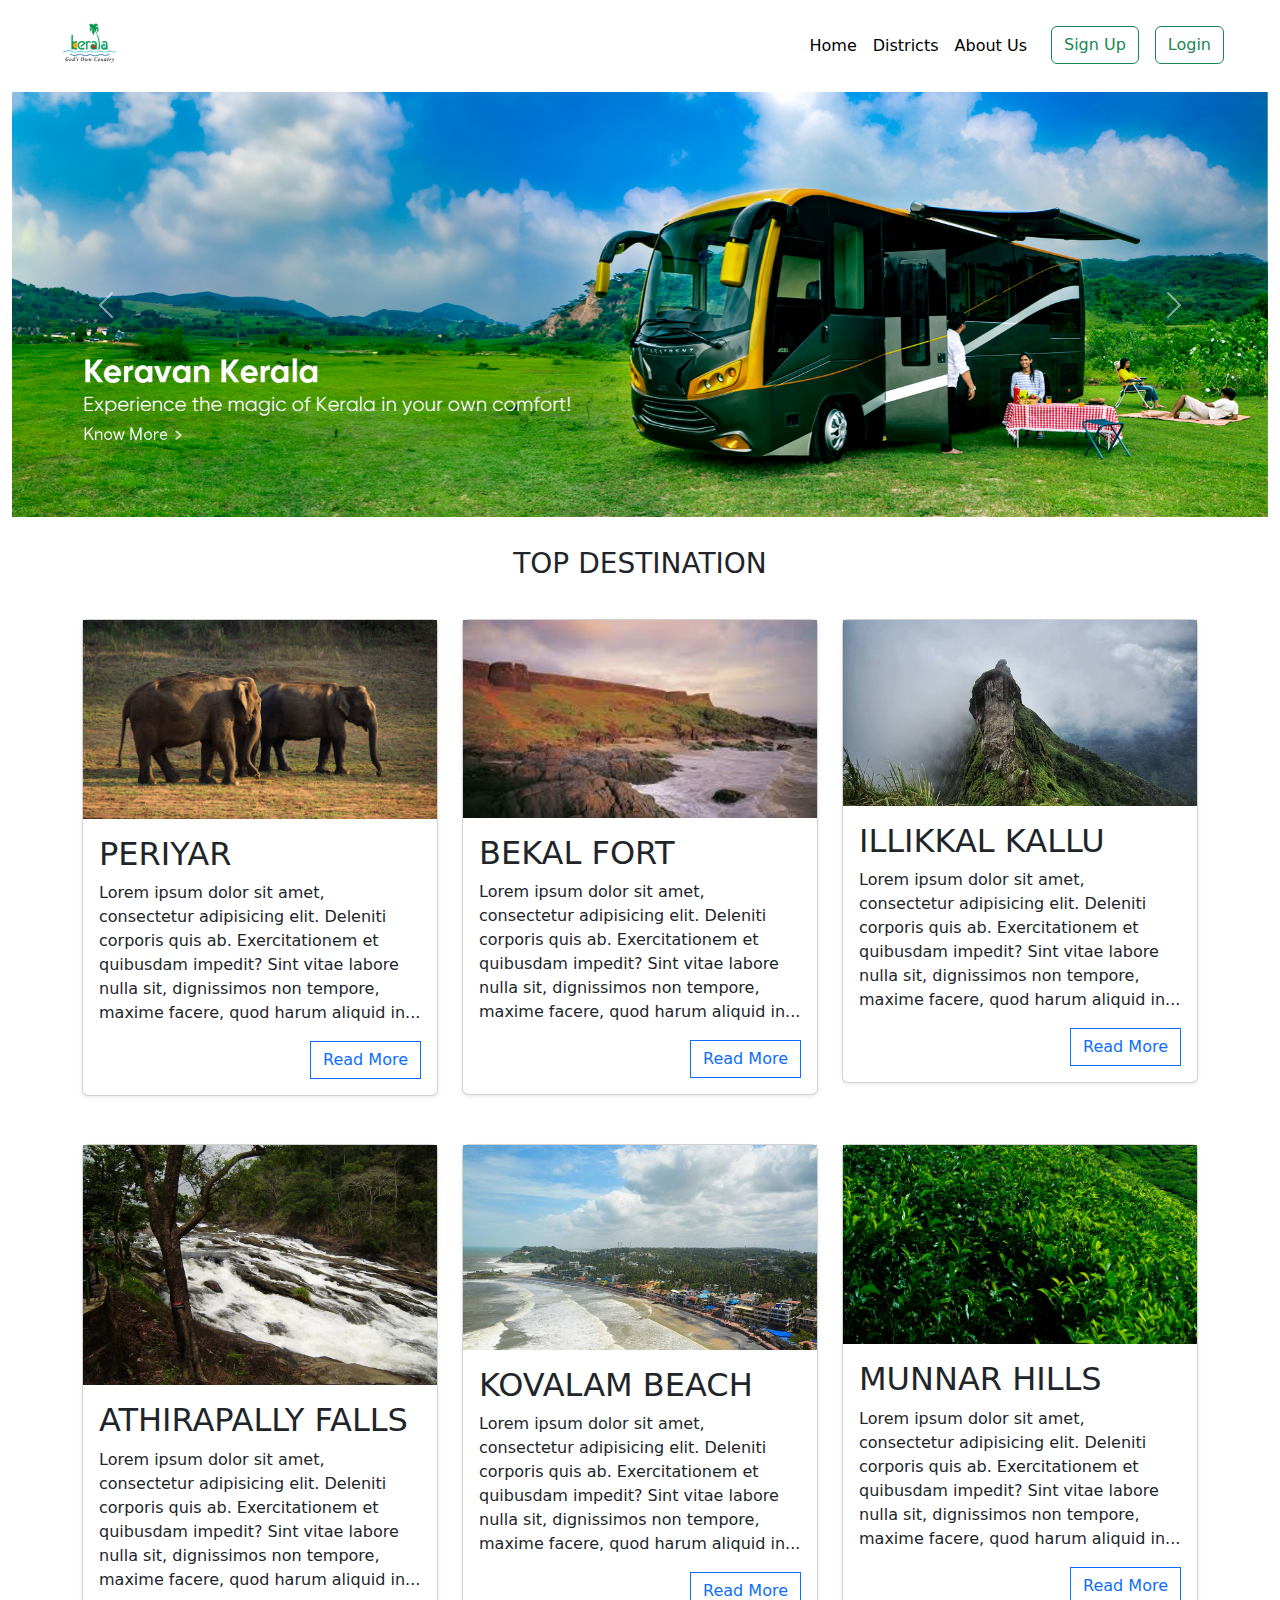
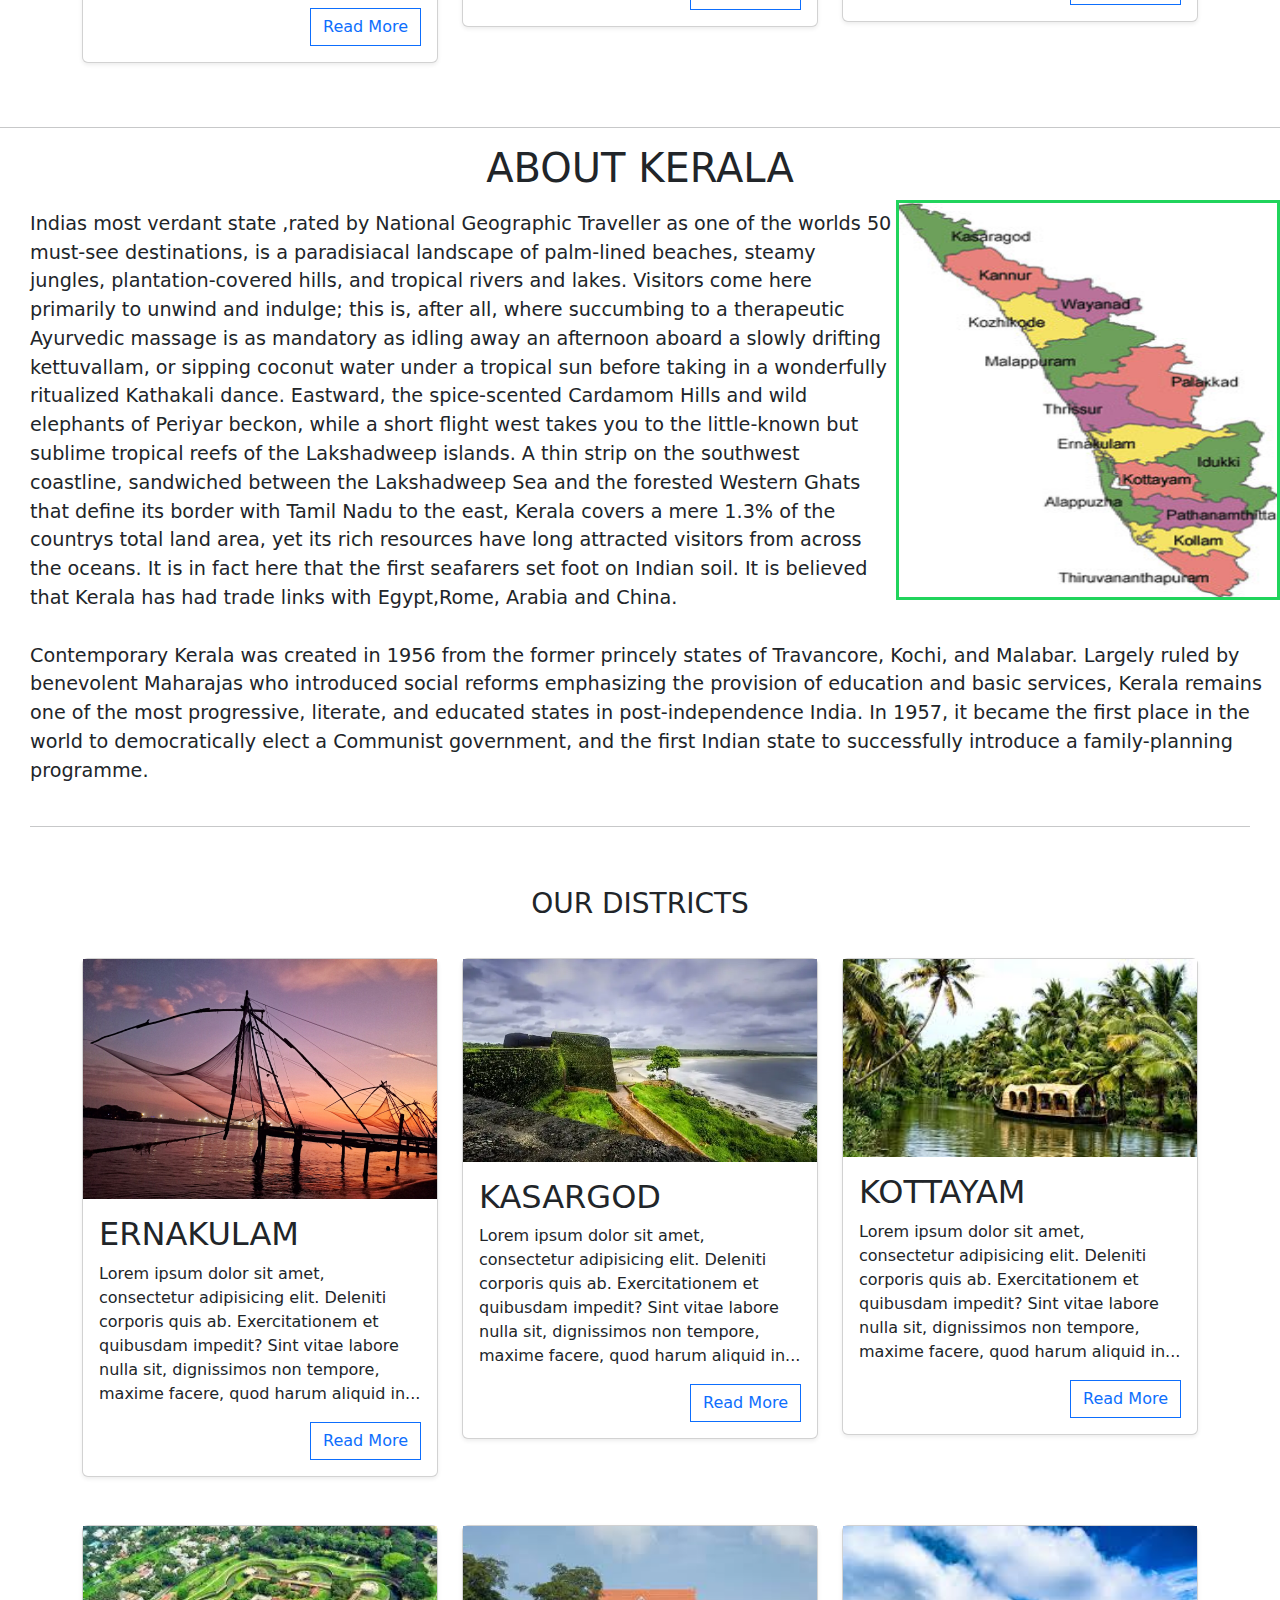
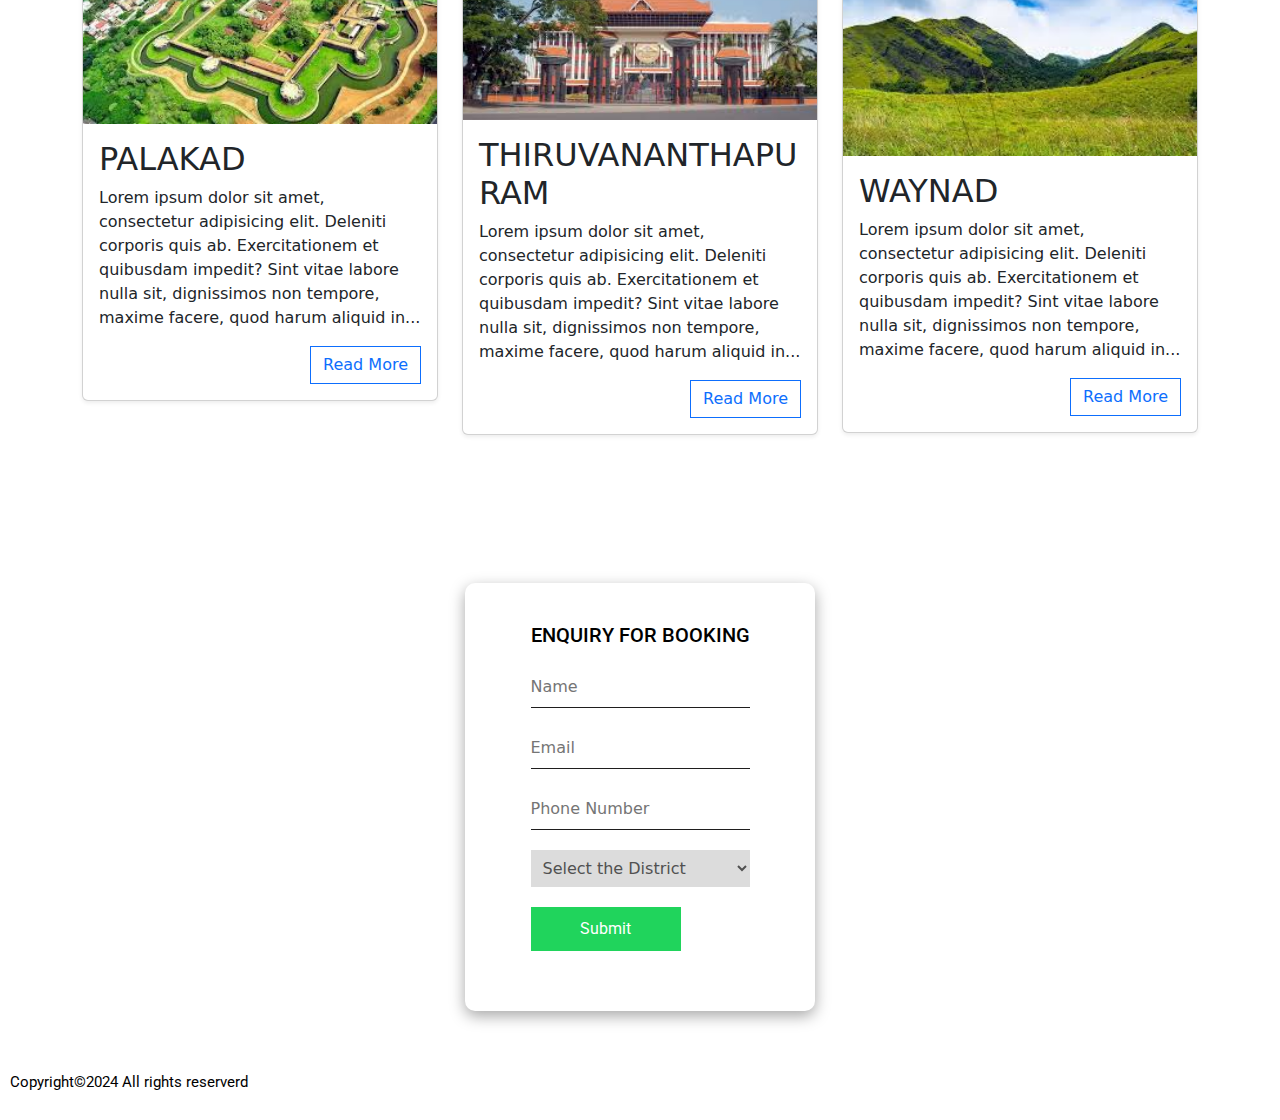
<file: index.html>
<!DOCTYPE html>
<html lang="en">
<head>
    <meta charset="UTF-8">
    <meta name="viewport" content="width=device-width, initial-scale=1.0">
    <title>Kerala Tourism</title>
    <link rel="stylesheet" href="style.css">
    <link rel="preconnect" href="https://fonts.googleapis.com">
    <link rel="preconnect" href="https://fonts.gstatic.com" crossorigin>
    <link href="https://fonts.googleapis.com/css2?family=Roboto:ital,wght@0,100;0,300;0,400;0,500;0,700;0,900;1,100;1,300;1,400;1,500;1,700;1,900&display=swap" rel="stylesheet">
    <link
    href="https://cdn.jsdelivr.net/npm/bootstrap@5.3.3/dist/css/bootstrap.min.css"
    rel="stylesheet"
    integrity="sha384-QWTKZyjpPEjISv5WaRU9OFeRpok6YctnYmDr5pNlyT2bRjXh0JMhjY6hW+ALEwIH"
    crossorigin="anonymous"
  />
</head>
<body>

    <section>
      <div class="container-fluid themed-container text-center ">
        <nav class="navbar navbar-expand-lg p-3  " aria-label="Offcanvas navbar medium">
            <div class="container-fluid ">
                <a class="navbar-brand" href="#">
                    <img style="object-fit: cover;" src="logo/Kerala_Tourism-logo.jpg" alt="Logo" width="100" height="50" >  
                </a>
              <button class="navbar-toggler" type="button" data-bs-toggle="offcanvas" data-bs-target="#offcanvasNavbar2" aria-controls="offcanvasNavbar2" aria-label="Toggle navigation">
                <span class="navbar-toggler-icon"></span>
              </button>
              <div class="offcanvas offcanvas-end text-bg-secondary" tabindex="-1" id="offcanvasNavbar2" aria-labelledby="offcanvasNavbar2Label">
                <div class="offcanvas-header">
                  <h5 class="offcanvas-title" id="offcanvasNavbar2Label">Kerala Tourism</h5>
                  <button type="button" class="btn-close btn-close-white" data-bs-dismiss="offcanvas" aria-label="Close"></button>
                </div>
                <div class="offcanvas-body">
                  <ul class="navbar-nav justify-content-end flex-grow-1 pe-3">
                    <li class="nav-item">
                      <a class="nav-link active" aria-current="page" href="#">Home</a>
                    </li>
                    <li class="nav-item">
                        <a class="nav-link active" aria-current="page" href="#">Districts</a>
                      </li>
                      <li class="nav-item">
                        <a class="nav-link active" aria-current="page" href="#">About Us</a>
                      </li>
                      <li class="nav-item">
                        <button type="button" class="btn btn-outline-success mx-3">Sign Up</button>
                      </li>
                      <li class="nav-item">
                        <button type="button" class="btn btn-outline-success">Login</button>
                      </li>
                   
                   
                  </ul>
                 
                </div>
              </div>
            </div>
          </nav>
          
          <div id="carouselExampleFade" class="carousel slide carousel-fade" data-bs-ride="carousel">
            <div class="carousel-inner">
              <div class="carousel-item active">
                <img src="images/caravan-1920x6502.jpg" class="d-block w-100" alt="...">
              </div>
              <div class="carousel-item">
                <img src="images/ashtamudi_lake.jpg" class="d-block w-100" alt="...">
              </div>
              <div class="carousel-item">
                <img src="images/escape-to-the-hills-1920x650_(2).jpg" class="d-block w-100" alt="...">
              </div>
            </div>
            <button class="carousel-control-prev" type="button" data-bs-target="#carouselExampleFade" data-bs-slide="prev">
              <span class="carousel-control-prev-icon" aria-hidden="true"></span>
              <span class="visually-hidden">Previous</span>
            </button>
            <button class="carousel-control-next" type="button" data-bs-target="#carouselExampleFade" data-bs-slide="next">
              <span class="carousel-control-next-icon" aria-hidden="true"></span>
              <span class="visually-hidden">Next</span>
            </button>
          </div>

    </section>

    <section>
      <div>
        <h3 style="display: flex;justify-items: center;justify-content: center;padding-top: 30px;padding-bottom: 30px;">TOP DESTINATION </h3>
      </div>
      
        <div class="container">
    
          <div class="row">
            <div class="col-lg-4 col-md-6 col-sm-12">
              <div class="card mb-5 shadow-sm">
                <img src="destinations/periyar_tiger_reserve_thekkady.jpg" class="img-fluid" />
    
                <div class="card-body">
                  <div class="card-title">
                    <h2>PERIYAR</h2>
                  </div>
                  <div class="card-text">
                    <p>
                      Lorem ipsum dolor sit amet, consectetur adipisicing elit.
                      Deleniti corporis quis ab. Exercitationem et quibusdam
                      impedit? Sint vitae labore nulla sit, dignissimos non tempore,
                      maxime facere, quod harum aliquid in...
                    </p>
                  </div>
                  <a href="#" class="btn btn-outline-primary rounded-0 float-end"
                    >Read More</a
                  >
                </div>
              </div>
            </div>
    
            <div class="col-lg-4 col-md-6 col-sm-12">
              <div class="card mb-5 shadow-sm">
                <img src="destinations/bekal-fort.jpg" class="img-fluid" />
    
                <div class="card-body">
                  <div class="card-title">
                    <h2>BEKAL FORT</h2>
                  </div>
                  <div class="card-text">
                    <p>
                      Lorem ipsum dolor sit amet, consectetur adipisicing elit.
                      Deleniti corporis quis ab. Exercitationem et quibusdam
                      impedit? Sint vitae labore nulla sit, dignissimos non tempore,
                      maxime facere, quod harum aliquid in...
                    </p>
                  </div>
                  <a href="#" class="btn btn-outline-primary rounded-0 float-end"
                    >Read More</a
                  >
                </div>
              </div>
            </div>
    
            <div class="col-lg-4 col-md-6 col-sm-12">
              <div class="card mb-5 shadow-sm">
                <img src="destinations/illikkal-kallu1.jpg" class="img-fluid" />
    
                <div class="card-body">
                  <div class="card-title">
                    <h2>ILLIKKAL KALLU</h2>
                  </div>
                  <div class="card-text">
                    <p>
                      Lorem ipsum dolor sit amet, consectetur adipisicing elit.
                      Deleniti corporis quis ab. Exercitationem et quibusdam
                      impedit? Sint vitae labore nulla sit, dignissimos non tempore,
                      maxime facere, quod harum aliquid in...
                    </p>
                  </div>
                  <a href="#" class="btn btn-outline-primary rounded-0 float-end"
                    >Read More</a
                  >
                </div>
              </div>
            </div>
    
            <div class="col-lg-4 col-md-6 col-sm-12">
              <div class="card mb-5 shadow-sm">
                <img style="height: 240px;" src="destinations/WATERFALL.jpg" class="img-fluid" />
    
                <div class="card-body">
                  <div class="card-title">
                    <h2> ATHIRAPALLY FALLS</h2>
                  </div>
                  <div class="card-text">
                    <p>
                      Lorem ipsum dolor sit amet, consectetur adipisicing elit.
                      Deleniti corporis quis ab. Exercitationem et quibusdam
                      impedit? Sint vitae labore nulla sit, dignissimos non tempore,
                      maxime facere, quod harum aliquid in...
                    </p>
                  </div>
                  <a href="#" class="btn btn-outline-primary rounded-0 float-end"
                    >Read More</a
                  >
                </div>
              </div>
            </div>
    
            <div class="col-lg-4 col-md-6 col-sm-12">
              <div class="card mb-5 shadow-sm">
                <img src="destinations/kovalam beach.jpeg" class="img-fluid" />
    
                <div class="card-body">
                  <div class="card-title">
                    <h2>KOVALAM BEACH</h2>
                  </div>
                  <div class="card-text">
                    <p>
                      Lorem ipsum dolor sit amet, consectetur adipisicing elit.
                      Deleniti corporis quis ab. Exercitationem et quibusdam
                      impedit? Sint vitae labore nulla sit, dignissimos non tempore,
                      maxime facere, quod harum aliquid in...
                    </p>
                  </div>
                  <a href="#" class="btn btn-outline-primary rounded-0 float-end"
                    >Read More</a
                  >
                </div>
              </div>
            </div>
    
            <div class="col-lg-4 col-md-6 col-sm-12">
              <div class="card mb-5 shadow-sm">
                <img src="destinations/kollukkumallay_the_highest_tea_garden.jpg" class="img-fluid" />
    
                <div class="card-body">
                  <div class="card-title">
                    <h2>MUNNAR HILLS</h2>
                  </div>
                  <div class="card-text">
                    <p>
                      Lorem ipsum dolor sit amet, consectetur adipisicing elit.
                      Deleniti corporis quis ab. Exercitationem et quibusdam
                      impedit? Sint vitae labore nulla sit, dignissimos non tempore,
                      maxime facere, quod harum aliquid in...
                    </p>
                  </div>
                  <a href="#" class="btn btn-outline-primary rounded-0 float-end"
                    >Read More</a
                  >
                </div>
              </div>
            </div>
          </div>
        </div>
    </section>
    <hr>

    <section>
       <h1 style="text-align: center;" class="about-kerala">ABOUT KERALA</h1>
        <div class="kerala-1">
            <div class="kerala">
            
                <img id="map" src="images/kerala-map.jpg" alt="kerala map">

                <div class="kerala-2">
                    Indias most verdant state ,rated by National Geographic Traveller as
                    one of the worlds 50 must-see destinations, is a paradisiacal
                    landscape of palm-lined beaches, steamy jungles, plantation-covered
                    hills, and tropical rivers and lakes. Visitors come here primarily
                    to unwind and indulge; this is, after all, where succumbing to a
                    therapeutic Ayurvedic massage is as mandatory as idling away an
                    afternoon aboard a slowly drifting kettuvallam, or sipping coconut
                    water under a tropical sun before taking in a wonderfully ritualized
                    Kathakali dance. Eastward, the spice-scented Cardamom Hills and wild
                    elephants of Periyar beckon, while a short flight west takes you to
                    the little-known but sublime tropical reefs of the Lakshadweep
                    islands. A thin strip on the southwest coastline, sandwiched between
                    the Lakshadweep Sea and the forested Western Ghats that define its
                    border with Tamil Nadu to the east, Kerala covers a mere 1.3% of the
                    countrys total land area, yet its rich resources have long attracted
                    visitors from across the oceans. It is in fact here that the first
                    seafarers set foot on Indian soil. It is believed that Kerala has
                    had trade links with Egypt,Rome, Arabia and China. <br> <br>
        
                    Contemporary Kerala was created in 1956 from the former princely
                    states of Travancore, Kochi, and Malabar. Largely ruled by
                    benevolent Maharajas who introduced social reforms emphasizing the
                    provision of education and basic services, Kerala remains one of the
                    most progressive, literate, and educated states in post-independence
                    India. In 1957, it became the first place in the world to
                    democratically elect a Communist government, and the first Indian
                    state to successfully introduce a family-planning programme.
                </div>
         </div> 
        </div>
             
    </section>
    <hr style="margin: 30px;">
    <section>
      <div>
        <h3 style="display: flex;justify-items: center;justify-content: center;padding-top: 30px;padding-bottom: 30px;">OUR DISTRICTS </h3>
      </div>
      
        <div class="container">
    
          <div class="row">
            <div class="col-lg-4 col-md-6 col-sm-12">
              <div class="card mb-5 shadow-sm">
                <a href="districts-page/index-districts.html"><img style="height: 240px;width:100%" src="districts/ernalakulam.jpeg" class="img-fluid" /></a>
    
                <div class="card-body">
                  <div class="card-title">
                    <h2>ERNAKULAM</h2>
                  </div>
                  <div class="card-text">
                    <p>
                      Lorem ipsum dolor sit amet, consectetur adipisicing elit.
                      Deleniti corporis quis ab. Exercitationem et quibusdam
                      impedit? Sint vitae labore nulla sit, dignissimos non tempore,
                      maxime facere, quod harum aliquid in...
                    </p>
                  </div>
                  <a href="districts-page/index-districts.html" class="btn btn-outline-primary rounded-0 float-end"
                    >Read More</a
                  >
                </div>
              </div>
            </div>
    
            <div class="col-lg-4 col-md-6 col-sm-12">
              <div class="card mb-5 shadow-sm">
                <img src="districts/Kasargod.webp" class="img-fluid" />
    
                <div class="card-body">
                  <div class="card-title">
                    <h2>KASARGOD</h2>
                  </div>
                  <div class="card-text">
                    <p>
                      Lorem ipsum dolor sit amet, consectetur adipisicing elit.
                      Deleniti corporis quis ab. Exercitationem et quibusdam
                      impedit? Sint vitae labore nulla sit, dignissimos non tempore,
                      maxime facere, quod harum aliquid in...
                    </p>
                  </div>
                  <a href="#" class="btn btn-outline-primary rounded-0 float-end"
                    >Read More</a
                  >
                </div>
              </div>
            </div>
    
            <div class="col-lg-4 col-md-6 col-sm-12">
              <div class="card mb-5 shadow-sm">
                <img src="districts/kottayam.jpg" class="img-fluid" />
    
                <div class="card-body">
                  <div class="card-title">
                    <h2>KOTTAYAM</h2>
                  </div>
                  <div class="card-text">
                    <p>
                      Lorem ipsum dolor sit amet, consectetur adipisicing elit.
                      Deleniti corporis quis ab. Exercitationem et quibusdam
                      impedit? Sint vitae labore nulla sit, dignissimos non tempore,
                      maxime facere, quod harum aliquid in...
                    </p>
                  </div>
                  <a href="#" class="btn btn-outline-primary rounded-0 float-end"
                    >Read More</a
                  >
                </div>
              </div>
            </div>
    
            <div class="col-lg-4 col-md-6 col-sm-12">
              <div class="card mb-5 shadow-sm">
                <img src="districts/palakad.jpg" class="img-fluid" />
    
                <div class="card-body">
                  <div class="card-title">
                    <h2>PALAKAD</h2>
                  </div>
                  <div class="card-text">
                    <p>
                      Lorem ipsum dolor sit amet, consectetur adipisicing elit.
                      Deleniti corporis quis ab. Exercitationem et quibusdam
                      impedit? Sint vitae labore nulla sit, dignissimos non tempore,
                      maxime facere, quod harum aliquid in...
                    </p>
                  </div>
                  <a href="#" class="btn btn-outline-primary rounded-0 float-end"
                    >Read More</a
                  >
                </div>
              </div>
            </div>
    
            <div class="col-lg-4 col-md-6 col-sm-12">
              <div class="card mb-5 shadow-sm">
                <img src="districts/Thiruvananthapuram.jpg" class="img-fluid" />
    
                <div class="card-body">
                  <div class="card-title">
                    <h2>THIRUVANANTHAPURAM</h2>
                  </div>
                  <div class="card-text">
                    <p>
                      Lorem ipsum dolor sit amet, consectetur adipisicing elit.
                      Deleniti corporis quis ab. Exercitationem et quibusdam
                      impedit? Sint vitae labore nulla sit, dignissimos non tempore,
                      maxime facere, quod harum aliquid in...
                    </p>
                  </div>
                  <a href="#" class="btn btn-outline-primary rounded-0 float-end"
                    >Read More</a
                  >
                </div>
              </div>
            </div>
    
            <div class="col-lg-4 col-md-6 col-sm-12">
              <div class="card mb-5 shadow-sm">
                <img  style="height: 230px;width:100%" src="districts/waynad.jpg" class="img-fluid" />
    
                <div class="card-body">
                  <div class="card-title">
                    <h2>WAYNAD</h2>
                  </div>
                  <div class="card-text">
                    <p>
                      Lorem ipsum dolor sit amet, consectetur adipisicing elit.
                      Deleniti corporis quis ab. Exercitationem et quibusdam
                      impedit? Sint vitae labore nulla sit, dignissimos non tempore,
                      maxime facere, quod harum aliquid in...
                    </p>
                  </div>
                  <a href="#" class="btn btn-outline-primary rounded-0 float-end"
                    >Read More</a
                  >
                </div>
              </div>
            </div>
          </div>
        </div>
    </section>

    <section>
        <div class="form">
            <form>
                   <h2>ENQUIRY FOR BOOKING</h2>
            <div class="input-box">
                <input class="form-2" type="text" id="Name" placeholder="Name" required maxlength="20" pattern="[A-Za-z\s]+">    
            </div>
            <div class="input-box">
                <input class="form-2" type="email"  id="email" placeholder="Email" required>            
            </div>
            <div class="input-box">
                <input class="form-2" type="phone"  id="phone-number" placeholder="Phone Number" required pattern="\d{10}">       
            </div>
            <div class="input-box">
                    <select class="form-2" name="districts"  id="Districts" required >
                        <option class="form-2" value=""disable selected hidden>Select the District</option>
                        <option class="form-2" value="Ernakulam">Ernakulam</option>
                        <option class="form-2" value="Thiruvananthapuram">Thiruvananthapuram</option>
                        <option class="form-2" value="alappuzha">alappuzha</option>
                        <option class="form-2" value="kollam">kollam</option>
                        <option class="form-2" value="munnar">munnar</option>
                     </select>
            </div>
            <div class="input-box">
                <input type="submit" name="" id="box-button" value="Submit">
            </div>
            </form>
        </div>
    </section>

    <footer>
        <div class="footer-container">
            <p class="copyright">Copyright&copy2024 All rights reserverd </p>
        </div>
    </footer>
  
      <script 
      src="https://cdn.jsdelivr.net/npm/bootstrap@5.0.2/dist/js/bootstrap.bundle.min.js" integrity="sha384-MrcW6ZMFYlzcLA8Nl+NtUVF0sA7MsXsP1UyJoMp4YLEuNSfAP+JcXn/tWtIaxVXM" crossorigin="anonymous">
      </script>
    
</body>
</html>
</file>
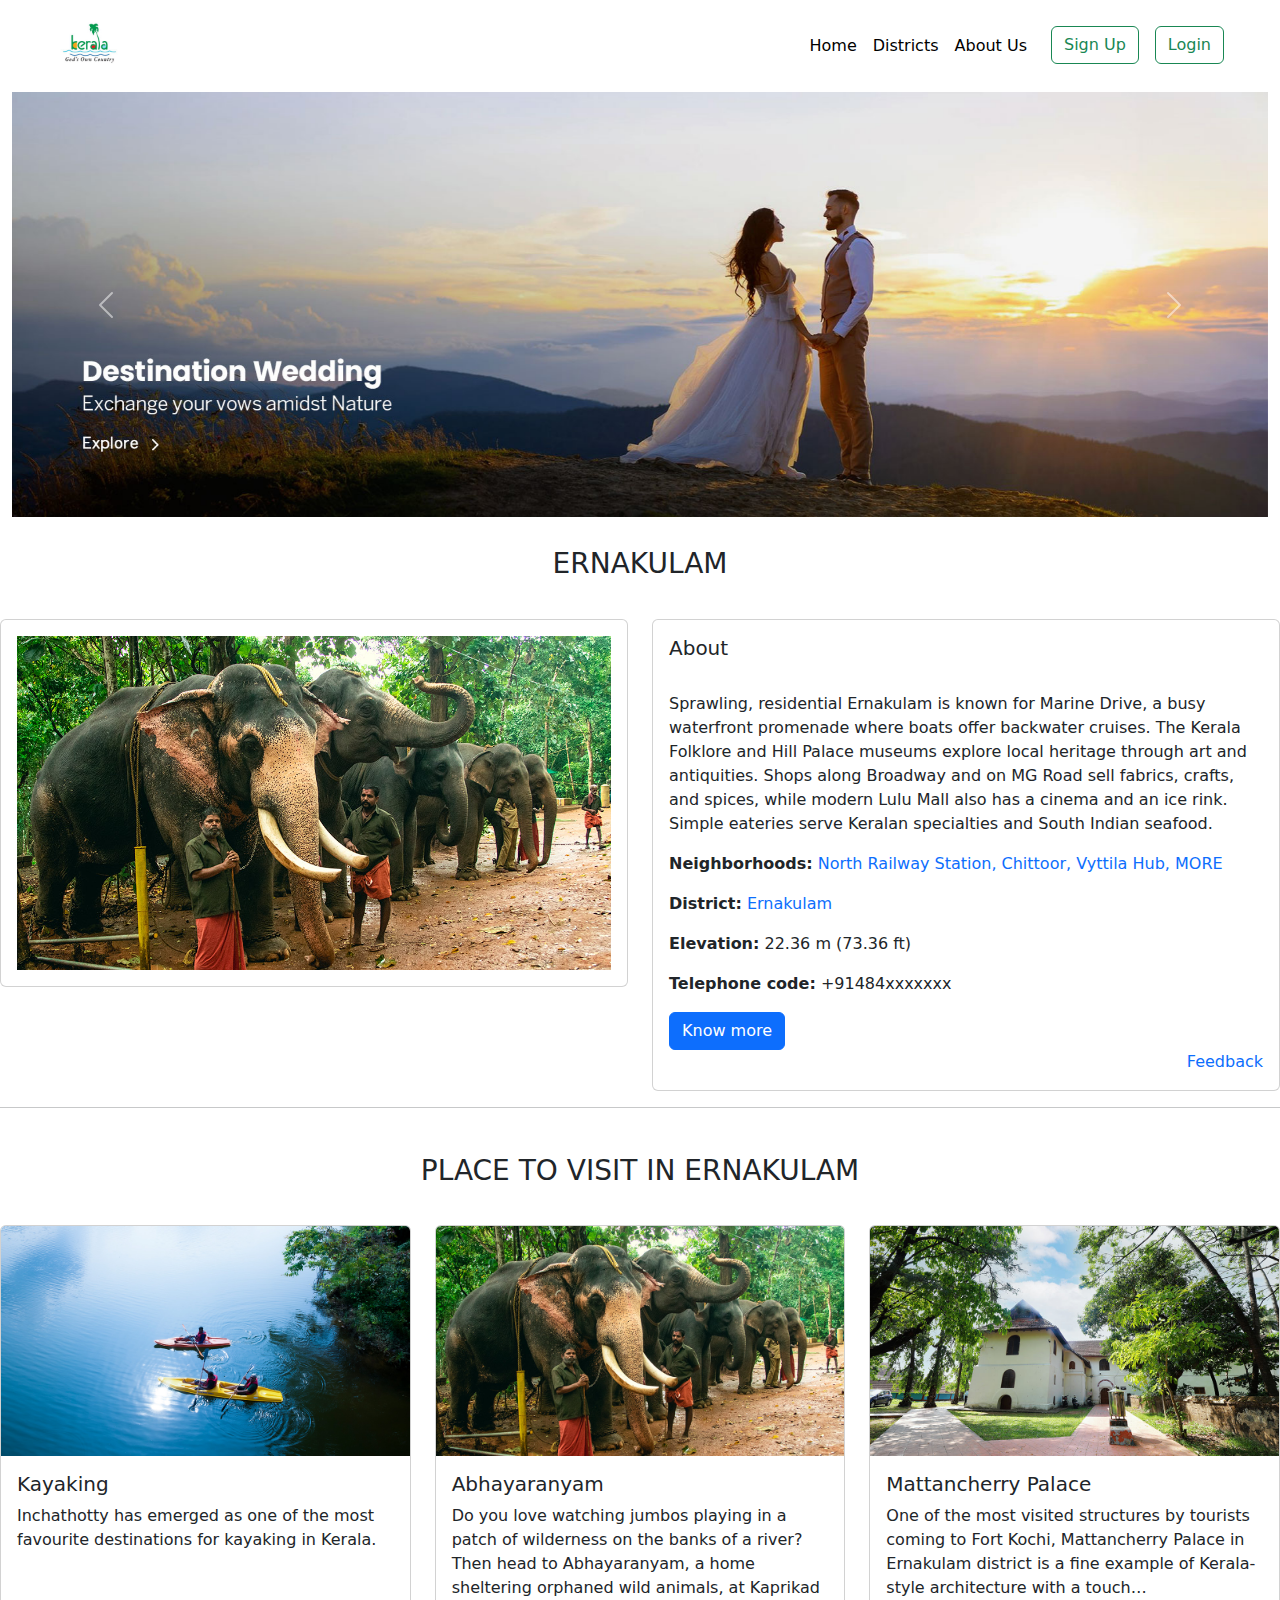
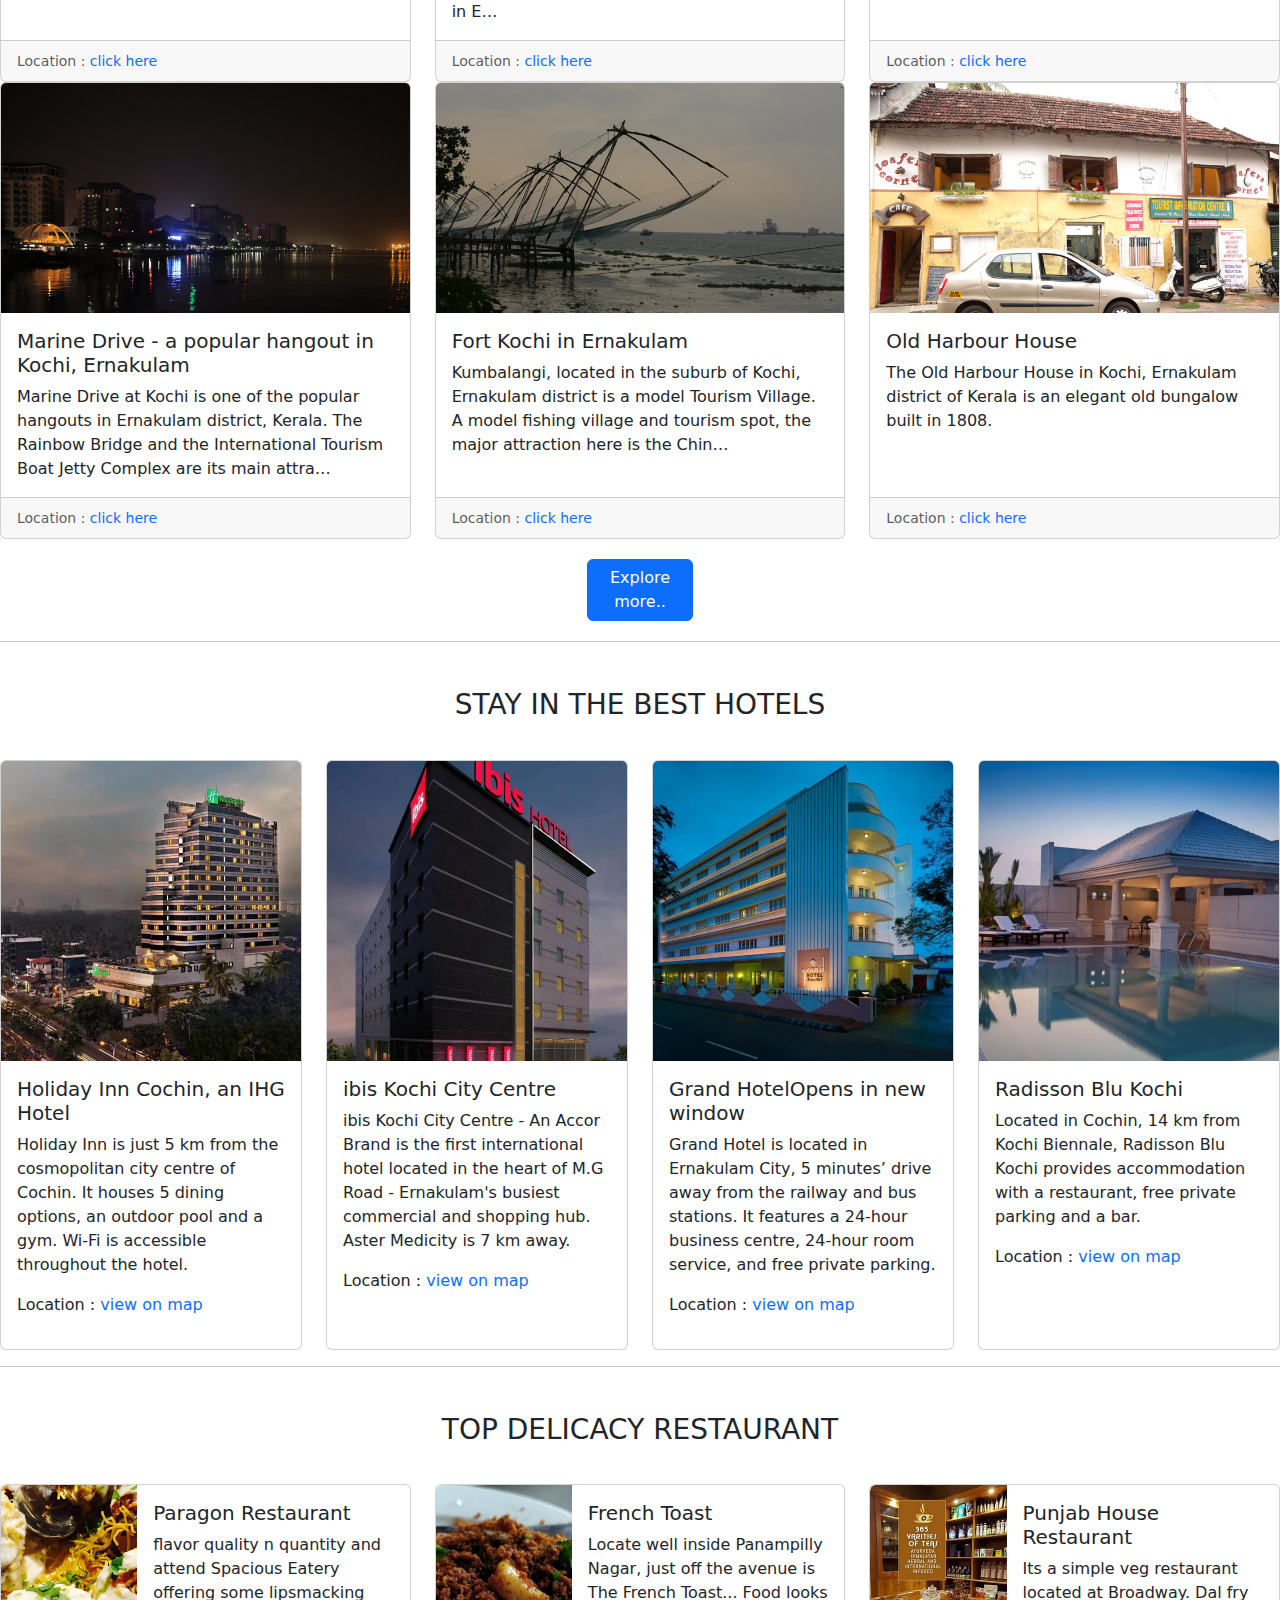
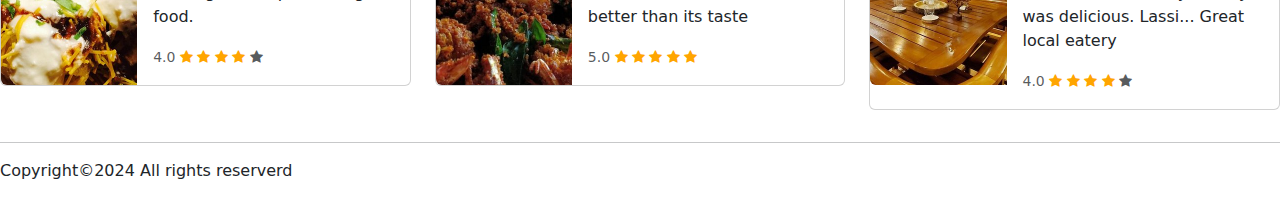
<file: districts-page/index-districts.html>
<!DOCTYPE html>
<html lang="en">
  <head>
    <meta charset="UTF-8" />
    <meta name="viewport" content="width=device-width, initial-scale=1.0" />
    <title>Ernakulam</title>
    <link
      href="https://cdn.jsdelivr.net/npm/bootstrap@5.3.3/dist/css/bootstrap.min.css"
      rel="stylesheet"
      integrity="sha384-QWTKZyjpPEjISv5WaRU9OFeRpok6YctnYmDr5pNlyT2bRjXh0JMhjY6hW+ALEwIH"
      crossorigin="anonymous"
    />
    <link rel="stylesheet" href="https://cdnjs.cloudflare.com/ajax/libs/font-awesome/4.7.0/css/font-awesome.min.css">
    <link rel="stylesheet" href="/districts-page/style.css">
  </head>
  <body>

    <section>
        <div class="container-fluid themed-container text-center ">
          <nav class="navbar navbar-expand-lg p-3  " aria-label="Offcanvas navbar medium">
              <div class="container-fluid ">
                  <a class="navbar-brand" href="#">
                      <img style="object-fit: cover;" src="logo/Kerala_Tourism-logo.jpg" alt="Logo" width="100" height="50" >  
                  </a>
                <button class="navbar-toggler" type="button" data-bs-toggle="offcanvas" data-bs-target="#offcanvasNavbar2" aria-controls="offcanvasNavbar2" aria-label="Toggle navigation">
                  <span class="navbar-toggler-icon"></span>
                </button>
                <div class="offcanvas offcanvas-end text-bg-secondary" tabindex="-1" id="offcanvasNavbar2" aria-labelledby="offcanvasNavbar2Label">
                  <div class="offcanvas-header">
                    <h5 class="offcanvas-title" id="offcanvasNavbar2Label">Kerala Tourism</h5>
                    <button type="button" class="btn-close btn-close-white" data-bs-dismiss="offcanvas" aria-label="Close"></button>
                  </div>
                  <div class="offcanvas-body">
                    <ul class="navbar-nav justify-content-end flex-grow-1 pe-3">
                      <li class="nav-item">
                        <a class="nav-link active" aria-current="page" href="#">Home</a>
                      </li>
                      <li class="nav-item">
                          <a class="nav-link active" aria-current="page" href="#">Districts</a>
                        </li>
                        <li class="nav-item">
                          <a class="nav-link active" aria-current="page" href="#">About Us</a>
                        </li>
                        <li class="nav-item">
                          <button type="button" class="btn btn-outline-success mx-3">Sign Up</button>
                        </li>
                        <li class="nav-item">
                          <button type="button" class="btn btn-outline-success">Login</button>
                        </li>
                     
                     
                    </ul>
                   
                  </div>
                </div>
              </div>
            </nav>
            
            <div id="carouselExampleFade" class="carousel slide carousel-fade" data-bs-ride="carousel">
              <div class="carousel-inner">
                <div class="carousel-item active">
                  <img src="images/destination-wedding-banner-1920.jpg" class="d-block w-100" alt="...">
                </div>
                <div class="carousel-item">
                  <img src="images/ashtamudi_lake.jpg" class="d-block w-100" alt="...">
                </div>
                <div class="carousel-item">
                  <img src="images/escape-to-the-hills-1920x650_(2).jpg" class="d-block w-100" alt="...">
                </div>
              </div>
              <button class="carousel-control-prev" type="button" data-bs-target="#carouselExampleFade" data-bs-slide="prev">
                <span class="carousel-control-prev-icon" aria-hidden="true"></span>
                <span class="visually-hidden">Previous</span>
              </button>
              <button class="carousel-control-next" type="button" data-bs-target="#carouselExampleFade" data-bs-slide="next">
                <span class="carousel-control-next-icon" aria-hidden="true"></span>
                <span class="visually-hidden">Next</span>
              </button>
            </div>
    </section>

  <section>
    <div>
      <h3 style="display: flex;justify-items: center;justify-content: center;padding-top: 30px;padding-bottom: 30px;"> ERNAKULAM </h3>
    </div>
    <div class="row">
      <div class="col-sm-6">
        <div class="card">
          <div class="card-body">
            <img style="object-fit: cover;" src="images/abhayaranyam_ernakulam20221015184643_1233_1.jpg" class="d-block w-100" alt="...">
          </div>
        </div>
      </div>
      <div class="col-sm-6">
        <div class="card">
          <div class="card-body">
            <h5 class="card-title">About</h5>
            <br>
            <p class="card-text">Sprawling, residential Ernakulam is known for Marine Drive, a busy waterfront promenade where boats offer backwater cruises. The Kerala Folklore and Hill Palace museums explore local heritage through art and antiquities. Shops along Broadway and on MG Road sell fabrics, crafts, and spices, while modern Lulu Mall also has a cinema and an ice rink. Simple eateries serve Keralan specialties and South Indian seafood.</p>
            <p><b>Neighborhoods:</b> <a style="text-decoration: none;" href="#">North Railway Station, Chittoor, Vyttila Hub, MORE</a></p>
            <p><b>District:</b> <a style="text-decoration: none;" href="#">Ernakulam</a></p>
            <p><b>Elevation:</b> 22.36 m (73.36 ft)</p>
            <p><b>Telephone code:</b> +91484xxxxxxx</p>
            
            <a href="#" class="btn btn-primary">Know more</a>

            <a style="text-align: end;display: block;text-decoration:none"  href="#">Feedback</a>
          </div>
        </div>
      </div>
    </div>
  </section> 

    <hr>
    <section>
      <div>
        <h3 style="display: flex;justify-items: center;justify-content: center;padding-top: 30px;padding-bottom: 30px;">PLACE TO VISIT IN ERNAKULAM </h3>
      </div>
  
      <div class="row row-cols-2 row-cols-md-3 g-6">
        <div class="col">
          <div class="card h-100">
            <img style="object-fit: cover;" src="images/inchathotty20231004094702_1343_1.jpg" class="card-img-top" alt="...">
            <div class="card-body">
              <h5 class="card-title">Kayaking</h5>
              <p class="card-text">Inchathotty has emerged as one of the most favourite destinations for kayaking in Kerala.</p>
            </div>
            <div class="card-footer">
              <small class="text-muted">Location :<a style="text-decoration: none;" href="#"> click here</a></small>
            </div>
          </div>
        </div>
        <div class="col">
          <div class="card h-100">
            <img src="images/abhayaranyam_ernakulam20221015184643_1233_1.jpg" class="card-img-top" alt="...">
            <div class="card-body">
              <h5 class="card-title">Abhayaranyam</h5>
              <p class="card-text">Do you love watching jumbos playing in a patch of wilderness on the banks of a river? Then head to Abhayaranyam, a home sheltering orphaned wild animals, at Kaprikad in E…</p>
            </div>
            <div class="card-footer">
              <small class="text-muted">Location :<a style="text-decoration: none;" href="#"> click here</a></small>
            </div>
          </div>
        </div>
        <div class="col">
          <div class="card h-100">
            <img src="images/mattancherry_palace20220419124724_1179_1.jpg" class="card-img-top" alt="...">
            <div class="card-body">
              <h5 class="card-title">Mattancherry Palace</h5>
              <p class="card-text">One of the most visited structures by tourists coming to Fort Kochi, Mattancherry Palace in Ernakulam district is a fine example of Kerala-style architecture with a touch…</p>
            </div>
            <div class="card-footer">
              <small class="text-muted">Location :<a style="text-decoration: none;" href="#"> click here</a></small>
            </div>
          </div>
        </div>
        <div class="col">
          <div class="card h-100">
            <img style="object-fit: cover;" src="images/marine_drive_a_popular_hangout_in_kochi20131105171716_546_1.jpg" class="card-img-top" alt="...">
            <div class="card-body">
              <h5 class="card-title">Marine Drive - a popular hangout in Kochi, Ernakulam</h5>
              <p class="card-text">Marine Drive at Kochi is one of the popular hangouts in Ernakulam district, Kerala. The Rainbow Bridge and the International Tourism Boat Jetty Complex are its main attra…</p>
            </div>
            <div class="card-footer">
              <small class="text-muted">Location :<a style="text-decoration: none;" href="#"> click here</a></small>
            </div>
          </div>
        </div>
        <div class="col">
          <div class="card h-100">
            <img style="object-fit: cover;" src="images/fort_kochi20131105171650_422_1.jpg" class="card-img-top" alt="...">
            <div class="card-body">
              <h5 class="card-title">Fort Kochi in Ernakulam</h5>
              <p class="card-text">Kumbalangi, located in the suburb of Kochi, Ernakulam district is a model Tourism Village. A model fishing village and tourism spot, the major attraction here is the Chin…</p>
            </div>
            <div class="card-footer">
              <small class="text-muted">Location :<a style="text-decoration: none;" href="#"> click here</a></small>
            </div>
          </div>
        </div>
        <div class="col">
          <div class="card h-100">
            <img style="object-fit: cover;" src="images/loafer_s_corner_or_princess_street_fort_kochi20131119180204_176_1.jpg" class="card-img-top" alt="...">
            <div class="card-body">
              <h5 class="card-title">Old Harbour House</h5>
              <p class="card-text">The Old Harbour House in Kochi, Ernakulam district of Kerala is an elegant old bungalow built in 1808.</p>
            </div>
            <div class="card-footer">
              <small class="text-muted">Location :<a style="text-decoration: none;" href="#"> click here</a></small>
            </div>
          </div>
        </div>
  
      </div>
      
      <div style="margin: 20px;" class="d-grid gap-1 col-1 mx-auto">
        <button class="btn btn-primary" type="button">Explore more..</button>
      </div>
  
       
    </section>
    <hr>

    <section>
      <div>
        <h3 style="display: flex;justify-items: center;justify-content: center;padding-top: 30px;padding-bottom: 30px;">STAY IN THE BEST HOTELS </h3>
      </div>

      <div class="row row-cols-2 row-cols-md-4 g-8">
        <div class="col">
          <div class="card h-100">
            <img src="hotels/hotel-1.webp" class="card-img-top" alt="...">
            <div class="card-body">
              <h5 class="card-title">Holiday Inn Cochin, an IHG Hotel</h5>
              <p class="card-text">Holiday Inn is just 5 km from the cosmopolitan city centre of Cochin. It houses 5 dining options, an outdoor pool and a gym. Wi-Fi is accessible throughout the hotel.</p>
              <p>Location : <a style="text-decoration: none;" href="#">view on map</a></p>
            </div>
          </div>
        </div>
        <div class="col">
          <div class="card h-100">
            <img src="hotels/hotel-2.webp" class="card-img-top" alt="...">
            <div class="card-body">
              <h5 class="card-title">ibis Kochi City Centre</h5>
              <p class="card-text">ibis Kochi City Centre - An Accor Brand is the first international hotel located in the heart of M.G Road - Ernakulam's busiest commercial and shopping hub. Aster Medicity is 7 km away.</p>
              <p>Location : <a style="text-decoration: none;" href="#">view on map</a></p>
            </div>
          </div>
        </div>
        <div class="col">
          <div class="card h-100">
            <img src="hotels/hotel-3.webp" class="card-img-top" alt="...">
            <div class="card-body">
              <h5 class="card-title">Grand HotelOpens in new window</h5>
              <p class="card-text">Grand Hotel is located in Ernakulam City, 5 minutes’ drive away from the railway and bus stations. It features a 24-hour business centre, 24-hour room service, and free private parking.</p>
              <p>Location : <a style="text-decoration: none;" href="#">view on map</a></p>
            </div>
          </div>
        </div>
        <div class="col">
          <div class="card h-100">
            <img src="hotels/hotel-4.webp" class="card-img-top" alt="...">
            <div class="card-body">
              <h5 class="card-title"> Radisson Blu Kochi</h5>
              <p class="card-text">Located in Cochin, 14 km from Kochi Biennale, Radisson Blu Kochi provides accommodation with a restaurant, free private parking and a bar.</p>
              <p>Location : <a style="text-decoration: none;" href="#">view on map</a></p>
            </div>
          </div>
        </div>
      </div>
    </section>
   
    <hr>

    <section>
      <div>
        <h3 style="display: flex;justify-items: center;justify-content: center;padding-top: 30px;padding-bottom: 30px;">TOP DELICACY RESTAURANT</h3>
      </div>

     <div class="row row-cols-2 row-cols-md-4 g-8">
      
      <div class="col-md-4">
        
          <div class="card mb-3" style="max-width: 540px;">
            <div class="row g-0">
              <div class="col-md-4">
                <img src="foods/photo0jpg-2.jpg" style="width: 200px;height: 200px;object-fit:cover" class="img-fluid rounded-start" alt="...">
              </div>
              <div class="col-md-8">
                <div class="card-body">
                  <h5 class="card-title"> Paragon Restaurant</h5>
                  <p class="card-text">flavor quality n quantity and attend Spacious Eatery offering some lipsmacking food.</p>
                  <p class="card-text"><small class="text-muted">4.0
                    <span class="fa fa-star checked"></span>
                    <span class="fa fa-star checked"></span>
                    <span class="fa fa-star checked"></span>
                    <span class="fa fa-star checked"></span>
                    <span class="fa fa-star"></span>
                  </small>
                </p>
                </div>
              </div>
            </div>
          </div>
      </div>

      <div class="col-md-4">
        
        <div class="card mb-3" style="max-width: 540px;">
          <div class="row g-0">
            <div class="col-md-4">
              <img src="foods/img-20180729-wa0024-largejpg.jpg" style="width: 200px;height: 200px;object-fit:cover" class="img-fluid rounded-start" alt="...">
            </div>
            <div class="col-md-8">
              <div class="card-body">
                <h5 class="card-title">French Toast</h5>
                <p class="card-text">Locate well inside Panampilly Nagar, just off the avenue is The French Toast...
                  Food looks better than its taste</p>
                <p class="card-text"><small class="text-muted">5.0
                  <span class="fa fa-star checked"></span>
                  <span class="fa fa-star checked"></span>
                  <span class="fa fa-star checked"></span>
                  <span class="fa fa-star checked"></span>
                  <span class="fa fa-star checked"></span>
                </small>
              </p>
              </div>
            </div>
          </div>
        </div>
    </div>

    <div class="col-md-4">
        
      <div class="card mb-3" style="max-width: 540px;">
        <div class="row g-0">
          <div class="col-md-4">
            <img src="foods/tea-world-cafe-panampally-3.jpg" style="width: 200px;height: 200px;object-fit:cover" class="img-fluid rounded-start" alt="...">
          </div>
          <div class="col-md-8">
            <div class="card-body">
              <h5 class="card-title">Punjab House Restaurant</h5>
              <p class="card-text">Its a simple veg restaurant located at Broadway. Dal fry was delicious. Lassi...
                Great local eatery</p>
              <p class="card-text"><small class="text-muted">4.0
                <span class="fa fa-star checked"></span>
                <span class="fa fa-star checked"></span>
                <span class="fa fa-star checked"></span>
                <span class="fa fa-star checked"></span>
                <span class="fa fa-star"></span>
              </small>
            </p>
            </div>
          </div>
        </div>
      </div>
  </div>
    </div>
    </section>
    <hr>

    <footer>
      <div class="footer-container">
          <p class="copyright">Copyright&copy2024 All rights reserverd </p>
      </div>
   </footer>
  
    <script
      src="https://cdn.jsdelivr.net/npm/bootstrap@5.3.3/dist/js/bootstrap.bundle.min.js"
      integrity="sha384-YvpcrYf0tY3lHB60NNkmXc5s9fDVZLESaAA55NDzOxhy9GkcIdslK1eN7N6jIeHz"
      crossorigin="anonymous"
    ></script>
  </body>
</html>
</file>
<file: style.css>
*{
    box-sizing: border-box;
    padding: 0;
    margin: 0;
}

.button-1{
    color: white;
    background-color: transparent;
    border-color: #20d45c;
    border-width: 2px;
    border-style: solid;
    padding: 6px 15px;
    margin-left: 15px;
}

.button-2{
    color: white;
    background-color: #20d45c;
    border-color: #20d45c;
    border-width: 2px;
    border-style: solid;
    padding: 6px 15px;
    margin-left: 15px;
}



button{
    color: white;
    background-color: #20d45c;
    border-width: 2px;
    border-style: solid;
    padding: 8px 16px;
    font-size: 16px;
    font-family: "roboto",arial,sans-serif;
    border: none;
   
}


.kerala-2{
     
    font-size: larger;
    padding: 10px;
    font-family: "roboto" Arial, sans-serif;
    line-height: 1.5;
    margin-left: 20px;
    
}

.kerala-1{
    display: grid;
    grid-template-columns: repeat(1fr);
    justify-content: center;
    align-items: center;
}

#map{
    float: right;
    width: 30%;
    height: 400px;    
    border: 3px solid #20d45c;;
}

.districts-box ol{
        display: flex;
        justify-content: center;
        flex-wrap: wrap;
        align-items: center;   
}

.districts-box p{
    font-size: larger;
    font-family:"roboto"Arial, sans-serif;
}

.districts-box li{   
    list-style: none;
}

.district-name{
    position: relative;
    left: 180px;
    font-weight: bolder;
}
.dist-img{
    width: 300px;
    height: 300px;
    border-radius: 170px;
    padding: 20px;
    margin-left: 50px;

}


.district-name{
    font-size: 18px;
    font-weight: bold;
    font-family: "roboto",arial,sans-serif;
    margin-top: 20px;

}
.district-container{
margin-bottom: 30px;
}

.form{
    display: flex;
    justify-content: center;
    align-items: center;
     padding: 40px;
    margin: auto;
    width: 350px;
    margin-top: 100px;
    border-radius: 10px;
    box-shadow: rgba(0, 0, 0, 0.35) 0px 5px 15px;
  }
  
  .form h2{
    color: black;
    font-family: "roboto",arial,sans-serif; 
    font-size: 20px; 
  }
  
  .form .input-box{
    width: 100%;
    margin: 20px 0;
  }
  
  .form .input-box input{
    width: 100%;
    font-size: 16px;
    border: none;
    padding: 8px 0;
    border-bottom: 1px solid rgb(31, 30, 30);
  }
  
  .form .input-box #Districts {
    width: 100%;
    font-size: 16px;
    padding: 8px;
    border: none;
    background-color: gainsboro;
    color: rgb(81, 81, 81);
  }
  .form .input-box #box-button{
    width: 150px;
    padding: 10px 0;
    color: white;
    background-color: #20d45c;
    font-size: 16px;
    font-family: "roboto",arial,sans-serif;
    border: none;
  }

  

  .footer-container{
    margin-top: 50px;
    padding: 10px;
  }
.copyright{
    color: black;
    font-size: 15px;
    font-family: "roboto",arial,sans-serif;
}
</file>
<file: districts-page/style.css>
.checked {
    color: orange;
  }
</file>
